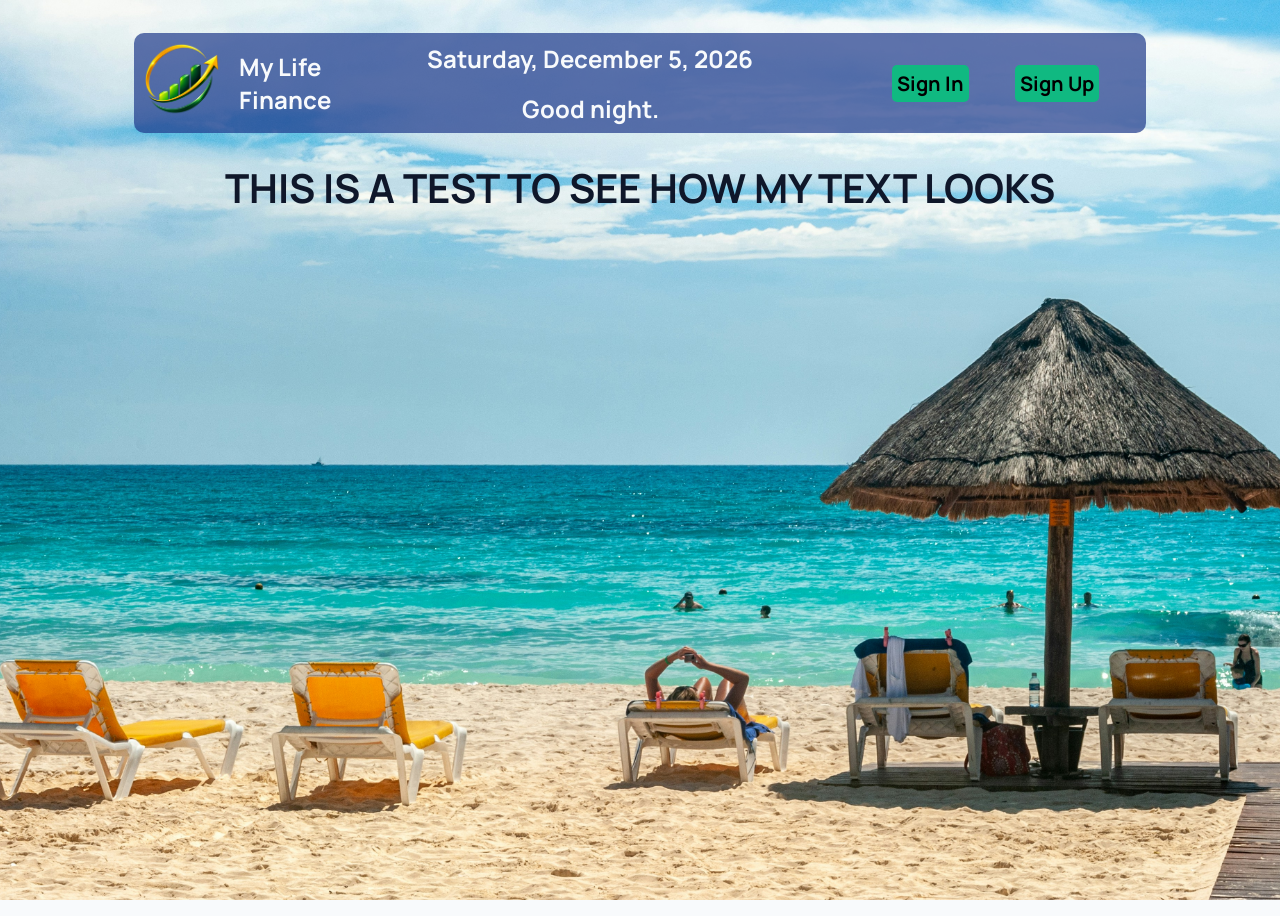
<file: index.html>
<!doctype html>
<html lang="en">
  <head>
    <meta charset="UTF-8" />
    <meta name="viewport" content="width=device-width, initial-scale=1.0" />
    <link rel="stylesheet" href="style.css" />
    <script src="script.js" defer></script>
    <link rel="preconnect" href="https://fonts.googleapis.com" />
    <link rel="preconnect" href="https://fonts.gstatic.com" crossorigin />
    <link
      href="https://fonts.googleapis.com/css2?family=Manrope:wght@200..800&family=Roboto:ital,wght@0,100..900;1,100..900&display=swap"
      rel="stylesheet"
    />
    <link
    rel="stylesheet"
    href="https://cdnjs.cloudflare.com/ajax/libs/font-awesome/6.5.1/css/all.min.css"
  />
    <title>My Life Finance</title>
  </head>
  <body class="landing-page" id="landing-page">
    <header class="landing-page-header-container">
      <div class="logo-container">
        <a href="index.html">
          <img
            class="header-icon"
            src="/images/MLF_Icon2.png"
            alt="MLF Icon" /></a
        ><span>My Life Finance</span>
      </div>
      <div class="date-container" id="current-date"></div>
      <div class="greeting-container" id="greeting"></div>
      <div class="signup-signin-container">
        <div class="signin-link"><a href="#">Sign In</a></div>
        <div class="signup-link"><a href="/signup.html">Sign Up</a></div>
      </div>
    </header>
    <div class="landing-page-content">
      <center><h1>THIS IS A TEST TO SEE HOW MY TEXT LOOKS</h1></center>
    </div>
  </body>
</html>
</file>
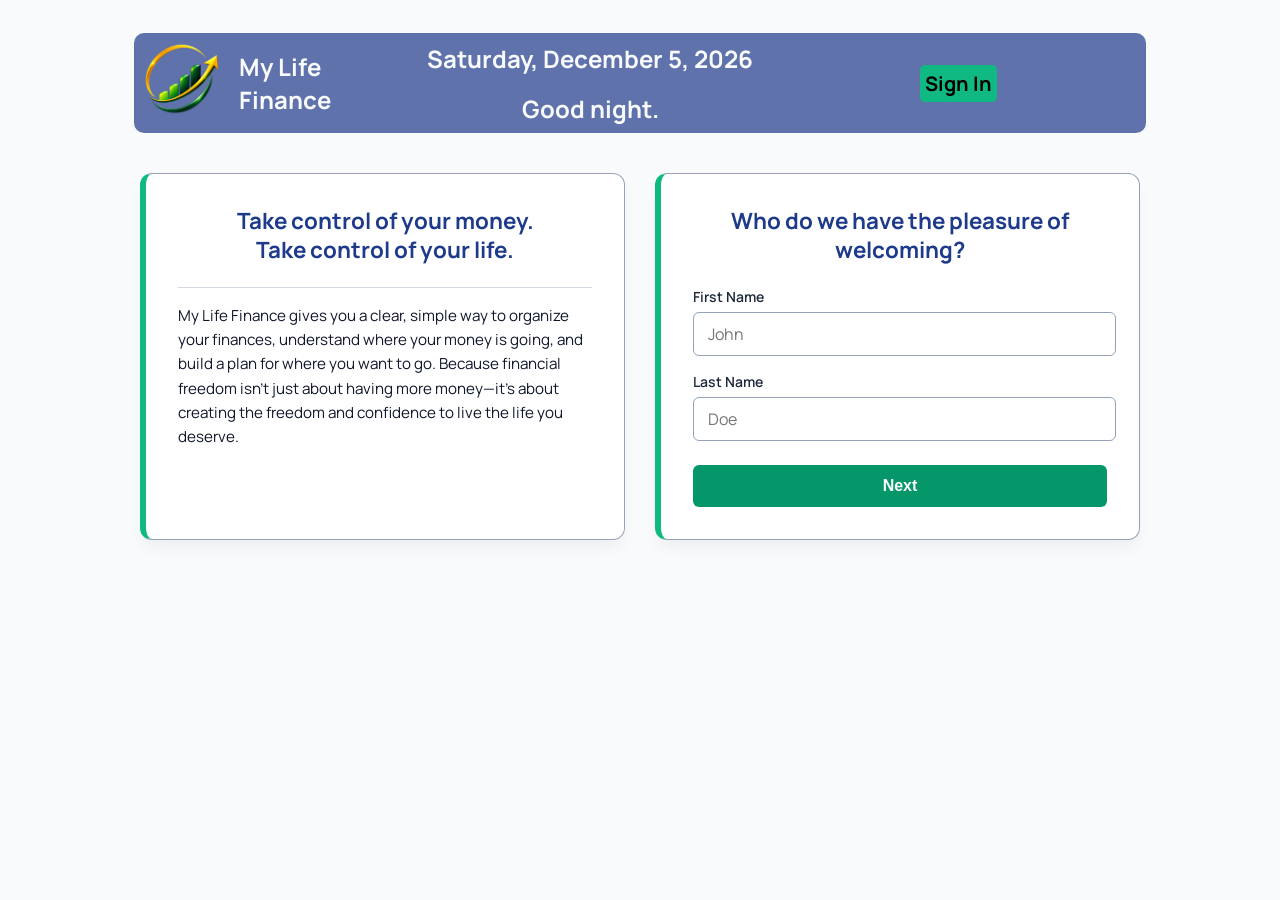
<file: signup.html>
<!doctype html>
<html lang="en">
  <head>
    <meta charset="UTF-8" />
    <meta name="viewport" content="width=device-width, initial-scale=1.0" />
    <link rel="stylesheet" href="style.css" />
    <script src="script.js" defer></script>
    <link rel="preconnect" href="https://fonts.googleapis.com" />
    <link rel="preconnect" href="https://fonts.gstatic.com" crossorigin />
    <link
      href="https://fonts.googleapis.com/css2?family=Manrope:wght@400;600;700&display=swap"
      rel="stylesheet"
    />
    <link
    rel="stylesheet"
    href="https://cdnjs.cloudflare.com/ajax/libs/font-awesome/6.5.1/css/all.min.css"
  />
    <title>My Life Finance - Sign Up</title>
  </head>
  <body class="signup-page">
    <header class="landing-page-header-container">
      <div class="logo-container">
        <a href="index.html">
          <img class="header-icon" src="/images/MLF_Icon2.png" alt="MLF Icon" />
        </a>
        <span>My Life Finance</span>
      </div>
      <div class="date-container" id="current-date"></div>
      <div class="greeting-container" id="greeting"></div>
      <div class="signup-signin-container">
        <div class="signin-link"><a href="#">Sign In</a></div>
        <div class="signup-link">
          <a href="/signup.html" class="inactive-link">Sign Up</a>
        </div>
      </div>
    </header>

    <main class="signup-content">
      <div class="signup-reason">
        <h3>Take control of your money.<br />Take control of your life.</h3>
        <hr />
        <p>
          My Life Finance gives you a clear, simple way to organize your
          finances, understand where your money is going, and build a plan for
          where you want to go. Because financial freedom isn't just about
          having more money—it's about creating the freedom and confidence to
          live the life you deserve.
        </p>
      </div>

      <div class="signup-card">
        <h3 id="formHeading">Who do we have the pleasure of welcoming?</h3>

        <form id="multiStepSignUp">
          <!-- Step 1 -->
          <fieldset id="step1" class="form-step">
            <div class="form-group">
              <label for="firstName">First Name</label>
              <input type="text" id="firstName" required placeholder="John" />
            </div>
            <div class="form-group">
              <label for="lastName">Last Name</label>
              <input type="text" id="lastName" required placeholder="Doe" />
            </div>
            <button type="button" class="btn-primary" id="nextBtn">Next</button>            
          </fieldset>
          <dialog class="first-last-dialog" id="alert">
            <p>Please enter first and last name.</p>
            <button type="button" id="closeBtn">Close</button>
          </dialog>

          <!-- Step 2 -->
          <fieldset id="step2" class="form-step hidden">
            <div class="form-group full-width">
              <label for="emailAddress">Email Address </label>
              <input
                type="text"
                id="emailAddress"
                placeholder="MyEmail@myemail.com"
              />
              <label for="password">Password </label>
              <div class="password-wrapper">
              <input
                type="password"
                class="password-container"
                name="password"
                id="password"
                placeholder="Enter Password"
              />
              <i class="fa-solid fa-eye toggle-password" id="eyeIcon"></i>
            </div>
            </div>
            <div class="button-group">
              <button type="button" class="btn-secondary" id="backBtn">
                Back
              </button>
              <button type="button" class="btn-primary" id="createAccount">Create Account</button>
            </div>
          </fieldset>
        </form>
      </div>
    </main>
  </body>
</html>
</file>
<file: style.css>
*::before,
*::after {
  box-sizing: border-box;
}

/* Site colors */
:root {
  /* S`ate Scale */
  --slate-50: #f8fafc;
  --slate-400: #94a3b8;
  --slate-500: #64748b;
  --slate-800: #1e293b;
  --slate-900: #0f172a;

  /* Blue Scale */
  --blue-400: #60a5fa;
  --blue-900: #1e3a8a;

  /* Emerald & Red Scale */
  --emerald-500: #10b981;
  --emerald-600: #059669;
  --red-400: #f87171;
  --red-600: #dc2626;
}

/* Light Theme (Default) */
:root,
[data-theme="light"] {
  --bg-main: var(--slate-50);
  --text-primary: var(--slate-900); /* Dark text for high readability */
  --text-muted: var(--slate-500); /* Sub-labels and dates */
  --header-color: var(--blue-900);
  --button-action: var(--emerald-600);
  --value-gain: var(--emerald-600);
  --value-loss: var(--red-600);
}

/* Dark Theme */
[data-theme="dark"] {
  --bg-main: var(--slate-900);
  --text-primary: var(--slate-50); /* Bright text for dark bg */
  --text-muted: var(--slate-400);
  --header-color: var(--blue-400); /* High-contrast blue for dark mode */
  --button-action: var(--emerald-500);
  --value-gain: var(--emerald-500);
  --value-loss: var(--red-400); /* Brighter red for visibility */
}

/* General CSS */
body {
  display: grid;
  background-color: var(--bg-main);
  color: var(--text-primary);
  font-family: "Manrope", sans-serif;
  font-optical-sizing: auto;
  font-size: 20px;
}

body.landing-page {
  display: grid;
  grid-template-rows: 125px 1fr;
  background-image: url("/images/vacation_background.jpg");
  background-position: center center;
  background-repeat: no-repeat;
  background-size: cover;
  background-attachment: fixed;
  min-height: 100vh;
}

.landing-page-header-container {
  display: grid;
  grid-template-columns: 200px 1fr 300px;
  grid-template-rows: auto auto;
  grid-row: 1;
  margin: 25px auto 0 auto;
  background-color: color-mix(in srgb, var(--header-color) 70%, transparent);
  color: var(--slate-50);
  width: 80%;
  border-radius: 10px;
  font-size: 24px;
  font-weight: bold;
}

.landing-page-header-container > * {
  display: flex;
  align-items: center;
}

.logo-container,
.signup-signin-container {
  grid-row: 1 / span 2;
}

.logo-container {
  display: flex;
  grid-column: 1;
  gap: 20px;
  font-size: 24px;
  font-weight: bold;
}

.header-icon {
  max-height: 75px;
  margin-left: 10px;
}

.date-container,
.greeting-container {
  grid-column: 2;
  justify-content: center;
}

.date-container {
  grid-row: 1;
}

.greeting-container {
  grid-row: 2;
}

.signup-signin-container {
  grid-column: 3;
  justify-content: space-evenly;
}

.signin-link a,
.signup-link a {
  display: inline-block;
  background-color: var(--emerald-500);
  text-decoration: none;
  color: black;
  font-size: 20px;
  font-weight: bold;
  border-radius: 5px;
  padding: 5px;
  transition:
    transform 0.2s ease,
    background-color 0.2s ease;
}

.signin-link a:hover,
.signup-link a:hover {
  background-color: var(--emerald-600);
  transform: translateY(-4px) translateX(-4px);
  color: white;
}

.landing-page-content {
  color: var(--text-primary);
}

/* Sign Up Page */
body.signup-page {
  display: grid;
  grid-template-rows: 125px 1fr;
}

.signup-link .inactive-link {
  pointer-events: none;
  display: none;
}

/* Card & Page Layout Fixes */
.signup-content {
  display: grid;
  grid-template-columns: minmax(0, 1fr) minmax(0, 1fr);
  max-width: 1000px;
  margin: 40px auto;
  gap: 30px;
  padding: 0 20px;
}

.signup-reason,
.signup-card {
  position: relative;
  background-color: #ffffff;  
  border-left: 6px solid var(--emerald-500);
  border-top: 1px solid var(--slate-400);
  border-right: 1px solid var(--slate-400);
  border-bottom: 1px solid var(--slate-400);
  border-radius: 12px;
  padding: 32px;
  box-shadow: 0 10px 15px -3px rgba(0, 0, 0, 0.05);
}

.signup-reason h3,
.signup-card h3 {
  color: var(--blue-900);
  text-align: center;
  margin-top: 0;
  font-size: 1.4rem;
  line-height: 1.3;
}

.signup-reason hr {
  border: none;
  border-top: 1px solid var(--slate-400);
  margin: 16px 0;
  opacity: 0.4;
}

.signup-reason p {
  font-size: 0.95rem;
  color: var(--text-primary);
  line-height: 1.6;
  margin: 0;
}

/* Form Control Reset & Layout */
fieldset {
  border: none;
  padding: 0;
  margin: 0;
}

.form-step {
  display: flex;
  flex-direction: column;
  gap: 16px;
}

.form-group {
  display: flex;
  flex-direction: column;
  gap: 6px;
}

.form-row-compact {
  display: grid;
  grid-template-columns: 1fr 1fr;
  gap: 12px;
}

label {
  font-size: 0.875rem;
  font-weight: 600;
  color: var(--slate-800);
}

input[type="text"] {
  width: 95%;
  padding: 10px 14px;
  font-size: 1rem;
  font-family: inherit;
  border: 1px solid var(--slate-400);
  border-radius: 6px;
  background-color: #ffffff;
  color: var(--text-primary);
  transition:
    border-color 0.15s ease,
    box-shadow 0.15s ease;
}

input[type="text"]:focus {
  outline: none;
  border-color: var(--blue-400);
  box-shadow: 0 0 0 3px rgba(96, 165, 250, 0.25);
}


input[type="password"] {
  width: 95%;
  padding: 10px 14px;
  font-size: 1rem;
  font-family: inherit;
  border: 1px solid var(--slate-400);
  border-radius: 6px;
  background-color: #ffffff;
  color: var(--text-primary);
  box-sizing: border-box;
  transition:
    border-color 0.15s ease,
    box-shadow 0.15s ease;

  }

input[type="password"]:focus {
  outline: none;
  border-color: var(--blue-400);
  box-shadow: 0 0 0 3px rgba(96, 165, 250, 0.25);
}

.password-wrapper input[type="password"],
.password-wrapper input[type="text"] {
  padding-right: 40px; /* Space for eye icon inside field */
}


.password-container input {
  padding: 10px 40px 10px 10px;
  box-sizing: border-box;
  font-size: 1rem;
}

.password-container .toggle-password{
  position: absolute;
  right: 12px;
  top: 50%;
  transform: translateY(-50%);
  cursor: pointer;
  color #666;  
}

/* Buttons */
.button-group {
  display: flex;
  gap: 12px;
  margin-top: 8px;
}

.btn-primary,
.btn-secondary {
  width: 100%;
  padding: 12px;
  font-size: 1rem;
  font-weight: 700;
  border: none;
  border-radius: 6px;
  cursor: pointer;
  transition:
    background-color 0.2s ease,
    transform 0.1s ease;
  margin-top: 8px;
}

.btn-primary {
  background-color: var(--button-action);
  color: #ffffff;
}

.btn-primary:hover {
  background-color: var(--emerald-600);
}

.btn-secondary {
  background-color: var(--slate-400);
  color: #ffffff;
}

.btn-secondary:hover {
  background-color: var(--slate-500);
}

.hidden {
  display: none !important;
}

/* Dialog Backdrop Blur */
.first-last-dialog::backdrop {
  background-color: rgba(15, 23, 42, 0.4);
  backdrop-filter: blur(2px);
}

/* Card-Centered Modal Styling */
.first-last-dialog {
  position: absolute;
  top: 50%;
  left: 50%;
  transform: translate(-50%, -50%);
  margin: 0;
  width: 85%;
  max-width: 320px;
  background-color: #ffffff;
  border: 1px solid var(--slate-400);
  border-left: 4px solid var(--red-600);
  border-radius: 8px;
  padding: 20px;
  box-shadow: 0 20px 25px -5px rgba(0, 0, 0, 0.1), 0 8px 10px -6px rgba(0, 0, 0, 0.1);
  text-align: center;
}

.first-last-dialog p {
  margin: 0 0 16px 0;
  font-size: 0.95rem;
  font-weight: 600;
  color: var(--slate-800);
}

.first-last-dialog #closeBtn {
  width: 100%;
  padding: 8px 16px;
  font-size: 0.875rem;
  font-weight: 700;
  background-color: var(--slate-800);
  color: #ffffff;
  border: none;
  border-radius: 6px;
  cursor: pointer;
  transition: background-color 0.2s ease;
}

.first-last-dialog #closeBtn:hover {
  background-color: var(--slate-900);
}
</file>
